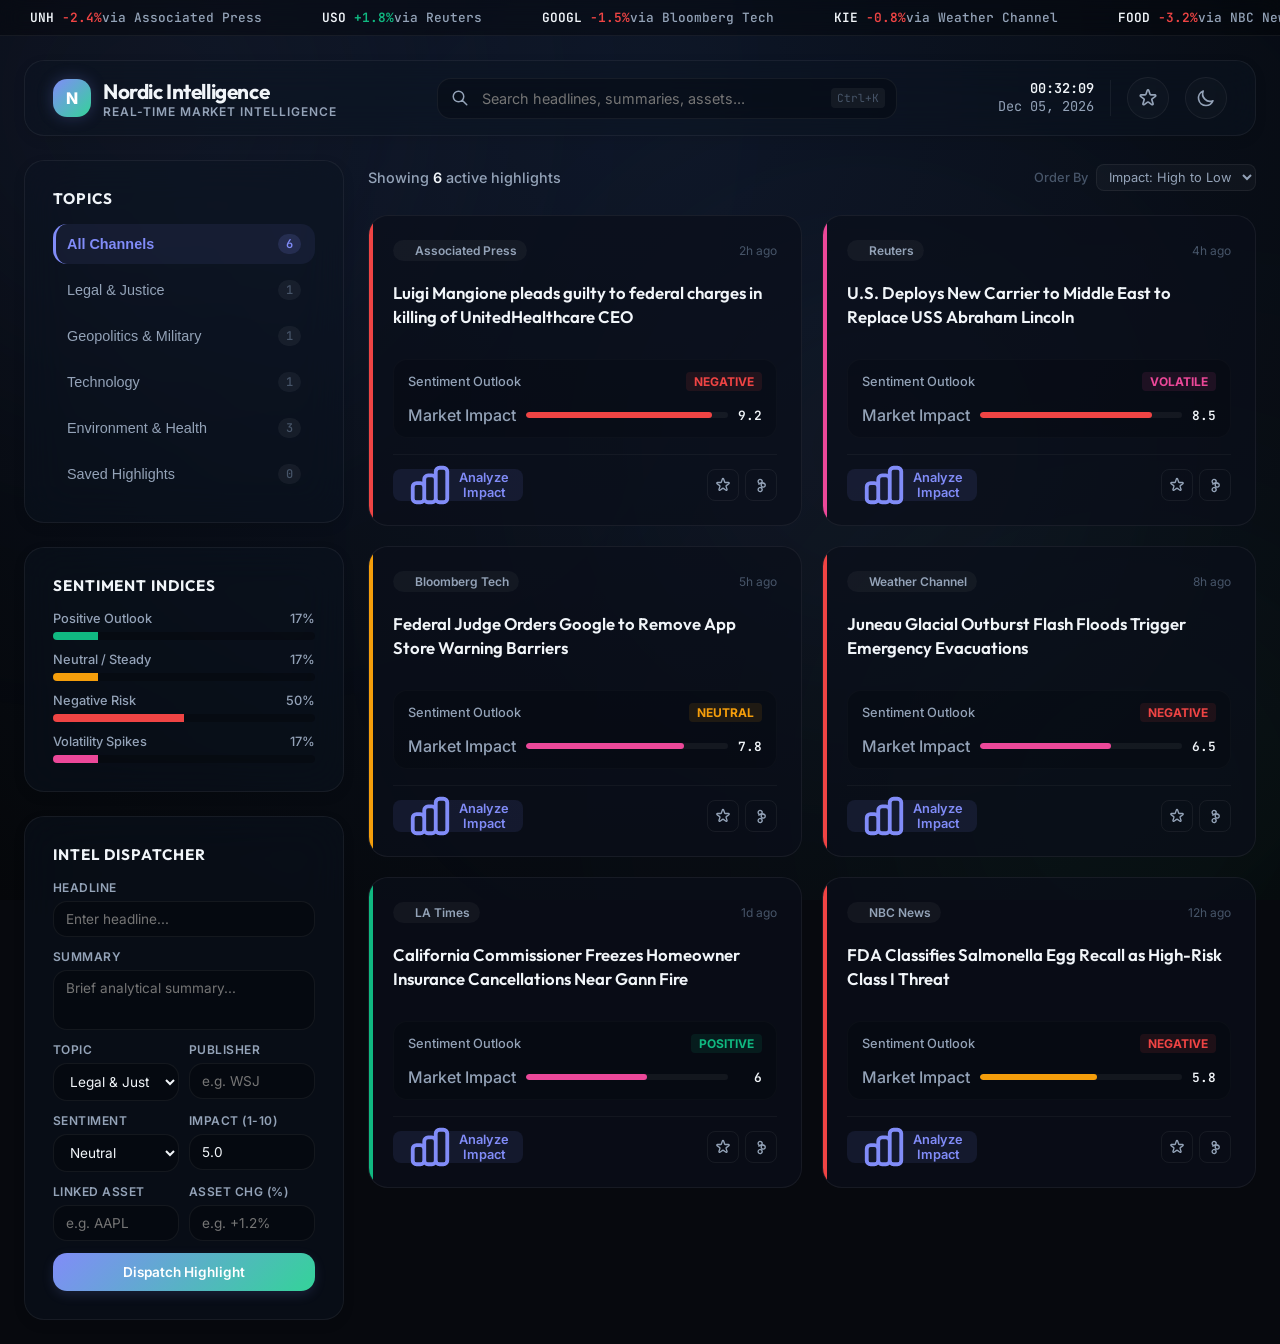
<file: my-work/class-02/agy2-pprojects/news-highlights/index.html>
<!DOCTYPE html>
<html lang="en" data-theme="nordic">
<head>
  <meta charset="UTF-8">
  <meta name="viewport" content="width=device-width, initial-scale=1.0">
  <title>Nordic Intelligence | Market News Dashboard</title>
  <meta name="description" content="A premium market tracker integrating real-time headlines, sentiment analytics, and interactive asset implications.">
  
  <!-- Fonts -->
  <link rel="preconnect" href="https://fonts.googleapis.com">
  <link rel="preconnect" href="https://fonts.gstatic.com" crossorigin>
  <link href="https://fonts.googleapis.com/css2?family=Inter:wght@300;400;500;600;700&family=Outfit:wght@400;500;600;700;800&family=JetBrains+Mono:wght@400;500&display=swap" rel="stylesheet">
  
  <style>
    /* ==========================================================================
       1. Design System & CSS Custom Properties
       ========================================================================== */
    :root {
      /* Shared Tokens */
      --font-heading: 'Outfit', -apple-system, BlinkMacSystemFont, sans-serif;
      --font-body: 'Inter', -apple-system, BlinkMacSystemFont, sans-serif;
      --font-mono: 'JetBrains Mono', monospace;
      
      --radius-sm: 8px;
      --radius-md: 14px;
      --radius-lg: 20px;
      --radius-full: 9999px;
      
      --transition-fast: 0.15s ease;
      --transition-smooth: 0.35s cubic-bezier(0.4, 0, 0.2, 1);
      
      --shadow-sm: 0 4px 12px rgba(0, 0, 0, 0.1);
      --shadow-md: 0 8px 30px rgba(0, 0, 0, 0.2);
      --shadow-lg: 0 20px 50px rgba(0, 0, 0, 0.35);
      
      /* Theme 1: Nordic Aurora (Default) */
      --bg-color: #07090e;
      --bg-gradient: radial-gradient(circle at 50% 10%, #0d1627 0%, #05070a 100%);
      
      --surface-glass: rgba(13, 20, 35, 0.45);
      --surface-glass-hover: rgba(18, 28, 48, 0.6);
      --surface-glass-border: rgba(255, 255, 255, 0.06);
      --surface-card: rgba(10, 15, 26, 0.7);
      
      --text-primary: #f1f5f9;
      --text-secondary: #94a3b8;
      --text-muted: #475569;
      
      --accent-primary: #818cf8; /* Indigo */
      --accent-secondary: #34d399; /* Emerald Green */
      --accent-glow: rgba(129, 140, 248, 0.25);
      --accent-hover: #a5b4fc;
      
      --sentiment-pos: #10b981;
      --sentiment-neg: #ef4444;
      --sentiment-neu: #f59e0b;
      --sentiment-vol: #ec4899;
    }

    /* Theme 2: Cyber Abyss */
    html[data-theme="abyss"] {
      --bg-color: #050505;
      --bg-gradient: radial-gradient(circle at 50% 10%, #15091e 0%, #020202 100%);
      
      --surface-glass: rgba(16, 10, 24, 0.5);
      --surface-glass-hover: rgba(24, 15, 36, 0.65);
      --surface-glass-border: rgba(255, 255, 255, 0.05);
      --surface-card: rgba(12, 7, 18, 0.8);
      
      --text-primary: #fafafa;
      --text-secondary: #a1a1aa;
      --text-muted: #52525b;
      
      --accent-primary: #d946ef; /* Magenta */
      --accent-secondary: #06b6d4; /* Cyan */
      --accent-glow: rgba(217, 70, 239, 0.25);
      --accent-hover: #f472b6;
      
      --sentiment-pos: #06b6d4;
      --sentiment-neg: #f43f5e;
      --sentiment-neu: #eab308;
      --sentiment-vol: #d946ef;
    }

    /* ==========================================================================
       2. Reset & Base Styles
       ========================================================================== */
    * {
      box-sizing: border-box;
      margin: 0;
      padding: 0;
    }

    body {
      font-family: var(--font-body);
      background-color: var(--bg-color);
      background-image: var(--bg-gradient);
      background-attachment: fixed;
      color: var(--text-primary);
      min-height: 100vh;
      overflow-x: hidden;
      transition: background var(--transition-smooth), color var(--transition-smooth);
      position: relative;
    }

    /* Custom Scrollbar */
    ::-webkit-scrollbar {
      width: 8px;
      height: 8px;
    }
    ::-webkit-scrollbar-track {
      background: rgba(0, 0, 0, 0.2);
    }
    ::-webkit-scrollbar-thumb {
      background: var(--surface-glass-border);
      border-radius: var(--radius-full);
    }
    ::-webkit-scrollbar-thumb:hover {
      background: var(--text-muted);
    }

    /* ==========================================================================
       3. Layout & Aurora Animations
       ========================================================================== */
    .aurora-bg {
      position: fixed;
      top: 0;
      left: 0;
      width: 100%;
      height: 100%;
      z-index: -1;
      overflow: hidden;
      pointer-events: none;
    }

    .aurora-glow {
      position: absolute;
      border-radius: 50%;
      filter: blur(140px);
      opacity: 0.12;
      mix-blend-mode: screen;
      animation: float 25s infinite alternate ease-in-out;
      transition: background var(--transition-smooth);
    }

    .glow-1 {
      width: 600px;
      height: 600px;
      background: radial-gradient(circle, var(--accent-primary) 0%, transparent 80%);
      top: -200px;
      left: -150px;
    }

    .glow-2 {
      width: 500px;
      height: 500px;
      background: radial-gradient(circle, var(--accent-secondary) 0%, transparent 80%);
      bottom: -150px;
      right: -100px;
      animation-delay: -5s;
    }

    .glow-3 {
      width: 450px;
      height: 450px;
      background: radial-gradient(circle, var(--accent-hover) 0%, transparent 80%);
      top: 25%;
      right: 15%;
      animation-delay: -10s;
    }

    @keyframes float {
      0% { transform: translate(0, 0) scale(1); }
      50% { transform: translate(60px, 40px) scale(1.1); }
      100% { transform: translate(-40px, -30px) scale(0.9); }
    }

    /* Live Ticker */
    .ticker-wrap {
      width: 100%;
      overflow: hidden;
      background: rgba(0, 0, 0, 0.3);
      border-bottom: 1px solid var(--surface-glass-border);
      backdrop-filter: blur(10px);
      position: relative;
      z-index: 10;
      height: 36px;
      display: flex;
      align-items: center;
    }

    .ticker {
      display: inline-flex;
      white-space: nowrap;
      padding-right: 100%;
      animation: ticker 40s linear infinite;
    }

    .ticker:hover {
      animation-play-state: paused;
    }

    .ticker-item {
      display: inline-flex;
      align-items: center;
      padding: 0 30px;
      color: var(--text-secondary);
      font-family: var(--font-mono);
      font-size: 0.8rem;
      font-weight: 500;
    }

    .ticker-asset {
      color: var(--text-primary);
      font-weight: 600;
      margin-right: 8px;
    }

    .ticker-value {
      margin-right: 6px;
    }

    .ticker-change {
      display: flex;
      align-items: center;
      gap: 2px;
      font-weight: 600;
    }

    .ticker-change.pos { color: var(--sentiment-pos); }
    .ticker-change.neg { color: var(--sentiment-neg); }
    .ticker-change.neu { color: var(--sentiment-neu); }

    @keyframes ticker {
      0% { transform: translate3d(0, 0, 0); }
      100% { transform: translate3d(-100%, 0, 0); }
    }

    /* Main Container */
    .app-container {
      max-width: 1440px;
      margin: 0 auto;
      padding: 24px;
      display: grid;
      grid-template-columns: 320px 1fr;
      gap: 24px;
      min-height: calc(100vh - 36px);
      position: relative;
      z-index: 5;
    }

    @media (max-width: 1024px) {
      .app-container {
        grid-template-columns: 1fr;
      }
    }

    /* Glass Panels */
    .glass-panel {
      background: var(--surface-glass);
      border: 1px solid var(--surface-glass-border);
      border-radius: var(--radius-lg);
      backdrop-filter: blur(20px);
      -webkit-backdrop-filter: blur(20px);
      padding: 28px;
      box-shadow: var(--shadow-sm);
      transition: border-color var(--transition-fast), box-shadow var(--transition-fast);
    }

    .glass-panel:hover {
      border-color: rgba(255, 255, 255, 0.12);
      box-shadow: var(--shadow-md);
    }

    /* ==========================================================================
       4. Navigation / Header Component
       ========================================================================== */
    .dashboard-header {
      grid-column: 1 / -1;
      display: flex;
      justify-content: space-between;
      align-items: center;
      padding: 16px 28px;
    }

    .brand-section {
      display: flex;
      align-items: center;
      gap: 12px;
    }

    .brand-logo {
      width: 38px;
      height: 38px;
      border-radius: var(--radius-md);
      background: linear-gradient(135deg, var(--accent-primary), var(--accent-secondary));
      display: flex;
      align-items: center;
      justify-content: center;
      color: #fff;
      font-weight: 800;
      box-shadow: 0 0 16px var(--accent-glow);
    }

    .brand-info h1 {
      font-family: var(--font-heading);
      font-size: 1.3rem;
      font-weight: 700;
      letter-spacing: -0.02em;
      color: var(--text-primary);
    }

    .brand-info p {
      font-size: 0.75rem;
      color: var(--text-secondary);
      text-transform: uppercase;
      letter-spacing: 0.08em;
      font-weight: 600;
    }

    .search-wrapper {
      position: relative;
      flex: 1;
      max-width: 460px;
      margin: 0 40px;
    }

    .search-input {
      width: 100%;
      padding: 11px 16px 11px 44px;
      border-radius: var(--radius-md);
      background: rgba(0, 0, 0, 0.25);
      border: 1px solid var(--surface-glass-border);
      color: var(--text-primary);
      font-family: var(--font-body);
      font-size: 0.9rem;
      outline: none;
      transition: all var(--transition-fast);
    }

    .search-input:focus {
      border-color: var(--accent-primary);
      box-shadow: 0 0 0 3px rgba(129, 140, 248, 0.15);
      background: rgba(0, 0, 0, 0.4);
    }

    .search-icon {
      position: absolute;
      left: 14px;
      top: 50%;
      transform: translateY(-50%);
      color: var(--text-secondary);
      pointer-events: none;
      width: 18px;
      height: 18px;
    }

    .keyboard-shortcut {
      position: absolute;
      right: 12px;
      top: 50%;
      transform: translateY(-50%);
      font-family: var(--font-mono);
      font-size: 0.7rem;
      color: var(--text-muted);
      background: rgba(255, 255, 255, 0.05);
      padding: 3px 6px;
      border-radius: 4px;
      pointer-events: none;
    }

    .header-actions {
      display: flex;
      align-items: center;
      gap: 16px;
    }

    .clock-widget {
      font-family: var(--font-mono);
      font-size: 0.85rem;
      color: var(--text-secondary);
      text-align: right;
      line-height: 1.3;
      border-right: 1px solid var(--surface-glass-border);
      padding-right: 16px;
    }

    .clock-time {
      font-weight: 600;
      color: var(--text-primary);
    }

    .action-btn {
      width: 42px;
      height: 42px;
      border-radius: 50%;
      border: 1px solid var(--surface-glass-border);
      background: rgba(255, 255, 255, 0.02);
      color: var(--text-secondary);
      display: flex;
      align-items: center;
      justify-content: center;
      cursor: pointer;
      position: relative;
      transition: all var(--transition-fast);
      outline: none;
    }

    .action-btn:hover {
      color: var(--text-primary);
      background: rgba(255, 255, 255, 0.07);
      transform: translateY(-1.5px);
      border-color: rgba(255, 255, 255, 0.15);
    }

    .action-btn:active {
      transform: translateY(0);
    }

    .action-btn svg {
      width: 20px;
      height: 20px;
    }

    .action-btn .badge {
      position: absolute;
      top: 2px;
      right: 2px;
      background: var(--accent-primary);
      color: #fff;
      font-size: 0.65rem;
      font-weight: 700;
      width: 16px;
      height: 16px;
      border-radius: 50%;
      display: flex;
      align-items: center;
      justify-content: center;
      box-shadow: 0 0 6px var(--accent-glow);
    }

    /* ==========================================================================
       5. Sidebar Component (Stats & Filters & Form)
       ========================================================================== */
    .sidebar {
      display: flex;
      flex-direction: column;
      gap: 24px;
    }

    .sidebar-section-title {
      font-family: var(--font-heading);
      font-size: 0.95rem;
      font-weight: 700;
      text-transform: uppercase;
      letter-spacing: 0.06em;
      margin-bottom: 16px;
      color: var(--text-primary);
      display: flex;
      justify-content: space-between;
      align-items: center;
    }

    /* Filter Buttons */
    .filter-list {
      display: flex;
      flex-direction: column;
      gap: 6px;
    }

    .filter-item {
      display: flex;
      align-items: center;
      justify-content: space-between;
      padding: 10px 14px;
      border-radius: var(--radius-md);
      color: var(--text-secondary);
      font-size: 0.9rem;
      font-weight: 500;
      cursor: pointer;
      transition: all var(--transition-fast);
      background: transparent;
      border: none;
      text-align: left;
      width: 100%;
    }

    .filter-item:hover {
      background: rgba(255, 255, 255, 0.04);
      color: var(--text-primary);
    }

    .filter-item.active {
      background: rgba(129, 140, 248, 0.08);
      color: var(--accent-primary);
      font-weight: 600;
      border-left: 3px solid var(--accent-primary);
      padding-left: 11px;
    }

    .filter-count {
      font-family: var(--font-mono);
      font-size: 0.75rem;
      background: rgba(255, 255, 255, 0.05);
      padding: 2px 8px;
      border-radius: var(--radius-full);
      color: var(--text-muted);
    }

    .filter-item.active .filter-count {
      background: rgba(129, 140, 248, 0.15);
      color: var(--accent-primary);
    }

    /* Sentiment Meter Widget */
    .sentiment-meter {
      display: flex;
      flex-direction: column;
      gap: 12px;
    }

    .sentiment-bar-wrapper {
      display: flex;
      flex-direction: column;
      gap: 6px;
    }

    .sentiment-bar-info {
      display: flex;
      justify-content: space-between;
      font-size: 0.8rem;
      font-weight: 500;
      color: var(--text-secondary);
    }

    .sentiment-bar-track {
      height: 8px;
      background: rgba(0, 0, 0, 0.25);
      border-radius: var(--radius-full);
      overflow: hidden;
      display: flex;
    }

    .sentiment-bar-fill {
      height: 100%;
      transition: width var(--transition-smooth);
    }

    .fill-pos { background: var(--sentiment-pos); }
    .fill-neu { background: var(--sentiment-neu); }
    .fill-neg { background: var(--sentiment-neg); }
    .fill-vol { background: var(--sentiment-vol); }

    /* Alert / Add Highlights Form */
    .story-form {
      display: flex;
      flex-direction: column;
      gap: 12px;
    }

    .form-group {
      display: flex;
      flex-direction: column;
      gap: 6px;
    }

    .form-label {
      font-size: 0.75rem;
      font-weight: 600;
      text-transform: uppercase;
      letter-spacing: 0.04em;
      color: var(--text-secondary);
    }

    .form-input, .form-select, .form-textarea {
      width: 100%;
      background: rgba(0, 0, 0, 0.25);
      border: 1px solid var(--surface-glass-border);
      border-radius: var(--radius-md);
      padding: 9px 12px;
      color: var(--text-primary);
      font-family: var(--font-body);
      font-size: 0.85rem;
      outline: none;
      transition: border-color var(--transition-fast);
    }

    .form-input:focus, .form-select:focus, .form-textarea:focus {
      border-color: var(--accent-primary);
    }

    .form-textarea {
      resize: none;
      height: 60px;
    }

    .form-row {
      display: grid;
      grid-template-columns: 1fr 1fr;
      gap: 10px;
    }

    .btn-submit {
      width: 100%;
      padding: 11px;
      border-radius: var(--radius-md);
      border: none;
      background: linear-gradient(135deg, var(--accent-primary), var(--accent-secondary));
      color: #fff;
      font-family: var(--font-body);
      font-weight: 600;
      font-size: 0.85rem;
      cursor: pointer;
      transition: all var(--transition-fast);
      box-shadow: 0 4px 12px rgba(129, 140, 248, 0.15);
    }

    .btn-submit:hover {
      box-shadow: 0 6px 18px rgba(129, 140, 248, 0.25);
      transform: translateY(-1px);
    }

    /* ==========================================================================
       6. Main Feed Components (Highlights List & Cards)
       ========================================================================== */
    .main-feed {
      display: flex;
      flex-direction: column;
      gap: 20px;
    }

    .feed-actions {
      display: flex;
      justify-content: space-between;
      align-items: center;
      padding: 4px 0;
    }

    .feed-info {
      font-size: 0.9rem;
      color: var(--text-secondary);
      font-weight: 500;
    }

    .feed-info span {
      color: var(--text-primary);
      font-weight: 600;
    }

    .sort-wrapper {
      display: flex;
      align-items: center;
      gap: 8px;
    }

    .sort-label {
      font-size: 0.8rem;
      color: var(--text-muted);
      font-weight: 500;
    }

    .sort-select {
      background: rgba(255, 255, 255, 0.03);
      border: 1px solid var(--surface-glass-border);
      border-radius: var(--radius-sm);
      color: var(--text-secondary);
      font-family: var(--font-body);
      font-size: 0.8rem;
      padding: 4px 8px;
      outline: none;
      cursor: pointer;
      transition: color var(--transition-fast);
    }

    .sort-select:hover {
      color: var(--text-primary);
    }

    /* Cards Grid */
    .news-grid {
      display: grid;
      grid-template-columns: repeat(auto-fill, minmax(360px, 1fr));
      gap: 20px;
    }

    @media (max-width: 640px) {
      .news-grid {
        grid-template-columns: 1fr;
      }
    }

    .news-card {
      background: var(--surface-card);
      border: 1px solid var(--surface-glass-border);
      border-radius: var(--radius-lg);
      padding: 24px;
      display: flex;
      flex-direction: column;
      justify-content: space-between;
      gap: 16px;
      transition: all var(--transition-smooth);
      position: relative;
      overflow: hidden;
      animation: fadeInUp 0.4s ease forwards;
    }

    .news-card::before {
      content: '';
      position: absolute;
      top: 0;
      left: 0;
      width: 4px;
      height: 100%;
      background: transparent;
      transition: background var(--transition-fast);
    }

    .news-card:hover {
      transform: translateY(-4px);
      border-color: rgba(255, 255, 255, 0.15);
      box-shadow: var(--shadow-md);
    }

    .news-card.sentiment-positive::before { background: var(--sentiment-pos); }
    .news-card.sentiment-negative::before { background: var(--sentiment-neg); }
    .news-card.sentiment-neutral::before { background: var(--sentiment-neu); }
    .news-card.sentiment-volatile::before { background: var(--sentiment-vol); }

    /* Card Top Header */
    .card-top {
      display: flex;
      justify-content: space-between;
      align-items: center;
    }

    .publisher-tag {
      font-size: 0.75rem;
      color: var(--text-secondary);
      font-weight: 600;
      background: rgba(255, 255, 255, 0.04);
      padding: 3px 10px;
      border-radius: var(--radius-full);
      display: flex;
      align-items: center;
      gap: 6px;
    }

    .publisher-dot {
      width: 6px;
      height: 6px;
      border-radius: 50%;
    }

    .tag-pos .publisher-dot { background: var(--sentiment-pos); }
    .tag-neg .publisher-dot { background: var(--sentiment-neg); }
    .tag-neu .publisher-dot { background: var(--sentiment-neu); }
    .tag-vol .publisher-dot { background: var(--sentiment-vol); }

    .card-meta {
      display: flex;
      align-items: center;
      gap: 10px;
      font-size: 0.75rem;
      color: var(--text-muted);
    }

    .card-title {
      font-family: var(--font-heading);
      font-size: 1.05rem;
      font-weight: 600;
      line-height: 1.4;
      color: var(--text-primary);
      margin-top: 4px;
      display: -webkit-box;
      -webkit-line-clamp: 3;
      -webkit-box-orient: vertical;
      overflow: hidden;
      text-overflow: ellipsis;
      height: 62px;
    }

    /* Sentiment / Impact Indicator */
    .card-indicators {
      display: flex;
      flex-direction: column;
      gap: 10px;
      background: rgba(0, 0, 0, 0.15);
      padding: 12px 14px;
      border-radius: var(--radius-md);
      border: 1px solid rgba(255, 255, 255, 0.02);
    }

    .indicator-row {
      display: flex;
      justify-content: space-between;
      align-items: center;
      font-size: 0.8rem;
    }

    .indicator-label {
      color: var(--text-secondary);
      font-weight: 500;
    }

    .sentiment-badge {
      font-size: 0.75rem;
      font-weight: 700;
      padding: 2px 8px;
      border-radius: 4px;
      text-transform: uppercase;
    }

    .sentiment-badge.pos { background: rgba(16, 185, 129, 0.1); color: var(--sentiment-pos); }
    .sentiment-badge.neg { background: rgba(239, 68, 68, 0.1); color: var(--sentiment-neg); }
    .sentiment-badge.neu { background: rgba(245, 158, 11, 0.1); color: var(--sentiment-neu); }
    .sentiment-badge.vol { background: rgba(236, 72, 153, 0.1); color: var(--sentiment-vol); }

    .impact-bar-container {
      display: flex;
      align-items: center;
      gap: 10px;
      width: 100%;
      margin-top: 4px;
    }

    .impact-bar-track {
      flex: 1;
      height: 6px;
      background: rgba(255, 255, 255, 0.05);
      border-radius: var(--radius-full);
      overflow: hidden;
    }

    .impact-bar-fill {
      height: 100%;
      border-radius: var(--radius-full);
    }

    .impact-bar-value {
      font-family: var(--font-mono);
      font-size: 0.8rem;
      font-weight: 600;
      color: var(--text-primary);
      width: 24px;
      text-align: right;
    }

    /* Card Actions */
    .card-actions {
      display: flex;
      justify-content: space-between;
      align-items: center;
      border-top: 1px solid rgba(255, 255, 255, 0.04);
      padding-top: 14px;
    }

    .action-group {
      display: flex;
      gap: 6px;
    }

    .card-btn {
      width: 32px;
      height: 32px;
      border-radius: 8px;
      border: 1px solid var(--surface-glass-border);
      background: transparent;
      color: var(--text-secondary);
      display: flex;
      align-items: center;
      justify-content: center;
      cursor: pointer;
      transition: all var(--transition-fast);
      outline: none;
    }

    .card-btn:hover {
      color: var(--text-primary);
      background: rgba(255, 255, 255, 0.05);
      border-color: rgba(255, 255, 255, 0.12);
    }

    .card-btn.bookmarked {
      color: var(--sentiment-neu);
      background: rgba(245, 158, 11, 0.08);
      border-color: rgba(245, 158, 11, 0.2);
    }

    .card-btn svg {
      width: 16px;
      height: 16px;
    }

    .btn-analyze {
      padding: 0 14px;
      height: 32px;
      border-radius: 8px;
      border: none;
      background: rgba(129, 140, 248, 0.1);
      color: var(--accent-primary);
      font-family: var(--font-body);
      font-size: 0.8rem;
      font-weight: 600;
      cursor: pointer;
      display: flex;
      align-items: center;
      gap: 6px;
      transition: all var(--transition-fast);
    }

    .btn-analyze:hover {
      background: var(--accent-primary);
      color: #fff;
      box-shadow: 0 4px 10px var(--accent-glow);
    }

    /* ==========================================================================
       7. Modal (Analysis Overlay)
       ========================================================================== */
    .modal-overlay {
      position: fixed;
      top: 0;
      left: 0;
      width: 100%;
      height: 100%;
      background: rgba(0, 0, 0, 0.6);
      backdrop-filter: blur(12px);
      -webkit-backdrop-filter: blur(12px);
      z-index: 100;
      display: none;
      align-items: center;
      justify-content: center;
      opacity: 0;
      transition: opacity var(--transition-smooth);
      padding: 20px;
    }

    .modal-overlay.show {
      display: flex;
      opacity: 1;
    }

    .modal-panel {
      background: var(--surface-card);
      border: 1px solid rgba(255, 255, 255, 0.09);
      border-radius: var(--radius-lg);
      max-width: 680px;
      width: 100%;
      padding: 32px;
      position: relative;
      box-shadow: var(--shadow-lg);
      transform: translateY(20px);
      transition: transform var(--transition-smooth);
      max-height: 90vh;
      overflow-y: auto;
    }

    .modal-overlay.show .modal-panel {
      transform: translateY(0);
    }

    .btn-close-modal {
      position: absolute;
      top: 24px;
      right: 24px;
      width: 36px;
      height: 36px;
      border-radius: 50%;
      border: 1px solid var(--surface-glass-border);
      background: rgba(255, 255, 255, 0.02);
      color: var(--text-secondary);
      display: flex;
      align-items: center;
      justify-content: center;
      cursor: pointer;
      transition: all var(--transition-fast);
    }

    .btn-close-modal:hover {
      color: var(--text-primary);
      background: rgba(255, 255, 255, 0.08);
      transform: rotate(90deg);
    }

    .modal-category {
      font-size: 0.75rem;
      font-weight: 700;
      text-transform: uppercase;
      letter-spacing: 0.08em;
      color: var(--accent-primary);
      margin-bottom: 8px;
    }

    .modal-title {
      font-family: var(--font-heading);
      font-size: 1.4rem;
      font-weight: 700;
      line-height: 1.35;
      color: var(--text-primary);
      margin-bottom: 16px;
    }

    .modal-meta-row {
      display: flex;
      gap: 16px;
      font-size: 0.8rem;
      color: var(--text-secondary);
      margin-bottom: 24px;
      padding-bottom: 16px;
      border-bottom: 1px solid var(--surface-glass-border);
    }

    .modal-meta-item strong {
      color: var(--text-primary);
    }

    .modal-body {
      display: flex;
      flex-direction: column;
      gap: 20px;
    }

    .modal-section-title {
      font-family: var(--font-heading);
      font-size: 0.95rem;
      font-weight: 700;
      text-transform: uppercase;
      letter-spacing: 0.04em;
      color: var(--text-primary);
      margin-bottom: 8px;
    }

    .modal-summary-text {
      font-size: 0.9rem;
      line-height: 1.5;
      color: var(--text-secondary);
    }

    .analysis-grid {
      display: grid;
      grid-template-columns: 1.2fr 1fr;
      gap: 20px;
    }

    @media (max-width: 640px) {
      .analysis-grid {
        grid-template-columns: 1fr;
      }
    }

    .chart-container {
      background: rgba(0, 0, 0, 0.3);
      border: 1px solid var(--surface-glass-border);
      border-radius: var(--radius-md);
      padding: 16px;
      display: flex;
      flex-direction: column;
      gap: 10px;
    }

    .chart-header {
      display: flex;
      justify-content: space-between;
      align-items: center;
      font-size: 0.8rem;
    }

    .chart-title {
      font-weight: 600;
      color: var(--text-primary);
    }

    .chart-symbol {
      font-family: var(--font-mono);
      font-weight: 500;
      color: var(--accent-secondary);
    }

    .chart-canvas {
      width: 100%;
      height: 150px;
    }

    .market-impact-card {
      background: rgba(0, 0, 0, 0.2);
      border: 1px solid var(--surface-glass-border);
      border-radius: var(--radius-md);
      padding: 18px;
      display: flex;
      flex-direction: column;
      gap: 12px;
    }

    .impact-bullet {
      font-size: 0.85rem;
      color: var(--text-secondary);
      line-height: 1.4;
      position: relative;
      padding-left: 14px;
    }

    .impact-bullet::before {
      content: '⚡';
      position: absolute;
      left: 0;
      top: 0;
      color: var(--accent-primary);
      font-size: 0.8rem;
    }

    /* ==========================================================================
       8. Animations & UI Feedback
       ========================================================================== */
    @keyframes fadeInUp {
      from {
        opacity: 0;
        transform: translateY(12px);
      }
      to {
        opacity: 1;
        transform: translateY(0);
      }
    }

    /* Floating Toast Component */
    .toast-container {
      position: fixed;
      bottom: 24px;
      right: 24px;
      z-index: 1000;
      display: flex;
      flex-direction: column;
      gap: 10px;
    }

    .toast {
      background: var(--surface-card);
      border: 1px solid rgba(255, 255, 255, 0.15);
      border-radius: var(--radius-md);
      padding: 12px 20px;
      box-shadow: var(--shadow-lg);
      display: flex;
      align-items: center;
      gap: 10px;
      color: var(--text-primary);
      font-size: 0.85rem;
      font-weight: 500;
      backdrop-filter: blur(16px);
      animation: slideIn 0.3s cubic-bezier(0.34, 1.56, 0.64, 1) forwards;
    }

    @keyframes slideIn {
      from {
        transform: translateX(100px);
        opacity: 0;
      }
      to {
        transform: translateX(0);
        opacity: 1;
      }
    }

    .toast-icon {
      color: var(--accent-secondary);
      width: 18px;
      height: 18px;
    }

    .empty-state {
      grid-column: 1 / -1;
      text-align: center;
      padding: 60px 40px;
      color: var(--text-secondary);
      display: flex;
      flex-direction: column;
      align-items: center;
      gap: 14px;
      background: rgba(255, 255, 255, 0.01);
      border: 1px dashed var(--surface-glass-border);
      border-radius: var(--radius-lg);
    }

    .empty-state svg {
      width: 48px;
      height: 48px;
      color: var(--text-muted);
    }

    .empty-state h3 {
      font-family: var(--font-heading);
      color: var(--text-primary);
      font-size: 1.15rem;
    }
  </style>
</head>
<body>

  <!-- Background Aurora FX -->
  <div class="aurora-bg">
    <div class="aurora-glow glow-1"></div>
    <div class="aurora-glow glow-2"></div>
    <div class="aurora-glow glow-3"></div>
  </div>

  <!-- Live Market Ticker -->
  <div class="ticker-wrap">
    <div class="ticker" id="liveTicker">
      <!-- Injected by JS -->
    </div>
  </div>

  <!-- Dashboard Container -->
  <div class="app-container">
    
    <!-- 1. Header (Top Block spanned) -->
    <header class="dashboard-header glass-panel">
      <div class="brand-section">
        <div class="brand-logo">N</div>
        <div class="brand-info">
          <h1>Nordic Intelligence</h1>
          <p>Real-Time Market Intelligence</p>
        </div>
      </div>
      
      <div class="search-wrapper">
        <svg class="search-icon" xmlns="http://www.w3.org/2000/svg" fill="none" viewBox="0 0 24 24" stroke="currentColor">
          <path stroke-linecap="round" stroke-linejoin="round" stroke-width="2" d="M21 21l-6-6m2-5a7 7 0 11-14 0 7 7 0 0114 0z" />
        </svg>
        <input type="text" id="searchInput" class="search-input" placeholder="Search headlines, summaries, assets...">
        <div class="keyboard-shortcut">Ctrl+K</div>
      </div>

      <div class="header-actions">
        <div class="clock-widget">
          <div class="clock-time" id="currentTime">16:54:15</div>
          <div id="currentDate">Aug 14, 2026</div>
        </div>
        
        <!-- Toggle Bookmarks Shortcut -->
        <button class="action-btn" id="bookmarkToggleBtn" title="View Bookmarks">
          <svg xmlns="http://www.w3.org/2000/svg" fill="none" viewBox="0 0 24 24" stroke="currentColor">
            <path stroke-linecap="round" stroke-linejoin="round" stroke-width="2" d="M11.049 2.927c.3-.921 1.603-.921 1.902 0l1.519 4.674a1 1 0 00.95.69h4.907c.961 0 1.371 1.24.588 1.81l-3.97 2.88a1 1 0 00-.364 1.118l1.518 4.674c.3.922-.755 1.688-1.538 1.118l-3.971-2.88a1 1 0 00-1.178 0l-3.97 2.88c-.783.57-1.838-.197-1.538-1.118l1.518-4.674a1 1 0 00-.364-1.118l-3.97-2.88c-.783-.57-.372-1.81.588-1.81h4.914a1 1 0 00.951-.69l1.519-4.674z" />
          </svg>
          <span class="badge" id="bookmarkBadge" style="display: none;">0</span>
        </button>

        <!-- Dynamic Theme Toggle -->
        <button class="action-btn" id="themeToggleBtn" title="Switch Theme">
          <svg xmlns="http://www.w3.org/2000/svg" fill="none" viewBox="0 0 24 24" stroke="currentColor">
            <path stroke-linecap="round" stroke-linejoin="round" stroke-width="2" d="M20.354 15.354A9 9 0 018.646 3.646 9.003 9.003 0 0012 21a9.003 9.003 0 008.354-5.646z" />
          </svg>
        </button>
      </div>
    </header>

    <!-- 2. Sidebar Navigation & widgets -->
    <aside class="sidebar">
      
      <!-- Filter Topics -->
      <section class="glass-panel">
        <h2 class="sidebar-section-title">Topics</h2>
        <div class="filter-list" id="categoryFilters">
          <button class="filter-item active" data-category="all">
            <span>All Channels</span>
            <span class="filter-count" id="count-all">6</span>
          </button>
          <button class="filter-item" data-category="legal">
            <span>Legal & Justice</span>
            <span class="filter-count" id="count-legal">1</span>
          </button>
          <button class="filter-item" data-category="geopolitics">
            <span>Geopolitics & Military</span>
            <span class="filter-count" id="count-geopolitics">1</span>
          </button>
          <button class="filter-item" data-category="technology">
            <span>Technology</span>
            <span class="filter-count" id="count-technology">1</span>
          </button>
          <button class="filter-item" data-category="environment">
            <span>Environment & Health</span>
            <span class="filter-count" id="count-environment">3</span>
          </button>
          <button class="filter-item" data-category="bookmarks">
            <span>Saved Highlights</span>
            <span class="filter-count" id="count-bookmarks">0</span>
          </button>
        </div>
      </section>

      <!-- Sentiment Metrics -->
      <section class="glass-panel">
        <h2 class="sidebar-section-title">Sentiment Indices</h2>
        <div class="sentiment-meter" id="sentimentMeterWidget">
          <!-- Injected dynamically by JS based on currently filtered content -->
        </div>
      </section>

      <!-- Custom Headline Dispatcher -->
      <section class="glass-panel">
        <h2 class="sidebar-section-title">Intel Dispatcher</h2>
        <form class="story-form" id="storyForm">
          <div class="form-group">
            <label class="form-label" for="storyTitle">Headline</label>
            <input type="text" id="storyTitle" class="form-input" placeholder="Enter headline..." required>
          </div>
          <div class="form-group">
            <label class="form-label" for="storyDesc">Summary</label>
            <textarea id="storyDesc" class="form-textarea" placeholder="Brief analytical summary..." required></textarea>
          </div>
          <div class="form-row">
            <div class="form-group">
              <label class="form-label" for="storyCategory">Topic</label>
              <select id="storyCategory" class="form-select">
                <option value="legal">Legal & Justice</option>
                <option value="geopolitics">Geopolitics & Military</option>
                <option value="technology">Technology</option>
                <option value="environment">Environment & Health</option>
              </select>
            </div>
            <div class="form-group">
              <label class="form-label" for="storyPublisher">Publisher</label>
              <input type="text" id="storyPublisher" class="form-input" placeholder="e.g. WSJ" required>
            </div>
          </div>
          <div class="form-row">
            <div class="form-group">
              <label class="form-label" for="storySentiment">Sentiment</label>
              <select id="storySentiment" class="form-select">
                <option value="neutral">Neutral</option>
                <option value="positive">Positive</option>
                <option value="negative">Negative</option>
                <option value="volatile">Volatile</option>
              </select>
            </div>
            <div class="form-group">
              <label class="form-label" for="storyImpact">Impact (1-10)</label>
              <input type="number" id="storyImpact" class="form-input" min="1" max="10" step="0.1" value="5.0" required>
            </div>
          </div>
          <div class="form-row">
            <div class="form-group">
              <label class="form-label" for="storyAsset">Linked Asset</label>
              <input type="text" id="storyAsset" class="form-input" placeholder="e.g. AAPL" required>
            </div>
            <div class="form-group">
              <label class="form-label" for="storyAssetChg">Asset Chg (%)</label>
              <input type="text" id="storyAssetChg" class="form-input" placeholder="e.g. +1.2%" required>
            </div>
          </div>
          <button type="submit" class="btn-submit">Dispatch Highlight</button>
        </form>
      </section>

    </aside>

    <!-- 3. Main Highlights Feed -->
    <main class="main-feed">
      
      <div class="feed-actions">
        <div class="feed-info" id="feedCounter">
          Showing <span>6</span> key market highlights
        </div>
        
        <div class="sort-wrapper">
          <label class="sort-label" for="sortSelect">Order By</label>
          <select id="sortSelect" class="sort-select">
            <option value="impact-desc">Impact: High to Low</option>
            <option value="impact-asc">Impact: Low to High</option>
            <option value="time-desc">Time: Newest First</option>
          </select>
        </div>
      </div>

      <!-- Grid list of highlights cards -->
      <div class="news-grid" id="newsGrid">
        <!-- Injected dynamically by JS -->
      </div>

    </main>

  </div>

  <!-- 4. Analyze Impact Modal -->
  <div class="modal-overlay" id="impactModal">
    <div class="modal-panel">
      <button class="btn-close-modal" id="modalCloseBtn" aria-label="Close Analysis">
        <svg xmlns="http://www.w3.org/2000/svg" fill="none" viewBox="0 0 24 24" stroke="currentColor">
          <path stroke-linecap="round" stroke-linejoin="round" stroke-width="2" d="M6 18L18 6M6 6l12 12" />
        </svg>
      </button>
      
      <div class="modal-category" id="modalCategory">Legal & Justice</div>
      <h2 class="modal-title" id="modalTitle">Luigi Mangione pleads guilty to federal charges in killing of UnitedHealthcare CEO</h2>
      
      <div class="modal-meta-row">
        <div class="modal-meta-item">Impact Index: <strong id="modalImpact">9.2</strong></div>
        <div class="modal-meta-item">Sentiment: <strong id="modalSentiment">Negative</strong></div>
        <div class="modal-meta-item">Source: <strong id="modalPublisher">Associated Press</strong></div>
      </div>
      
      <div class="modal-body">
        <div>
          <h3 class="modal-section-title">Analytical Summary</h3>
          <p class="modal-summary-text" id="modalSummary">
            Placeholder analytical summary for the specific event.
          </p>
        </div>
        
        <div class="analysis-grid">
          <div class="chart-container">
            <div class="chart-header">
              <span class="chart-title">Asset Reaction Plot</span>
              <span class="chart-symbol" id="modalAssetSymbol">UNH</span>
            </div>
            <canvas class="chart-canvas" id="modalChartCanvas"></canvas>
          </div>
          
          <div class="market-impact-card">
            <h3 class="modal-section-title">Market Outlook</h3>
            <div id="modalImpactList">
              <div class="impact-bullet">Sector capital shifts expected in the upcoming 72 hours.</div>
              <div class="impact-bullet">Potential long-term governance adjustments and policy risks.</div>
              <div class="impact-bullet">Asset class volatility spikes temporarily following dissemination.</div>
            </div>
          </div>
        </div>
      </div>
    </div>
  </div>

  <!-- Toast Feed notifications -->
  <div class="toast-container" id="toastContainer"></div>

  <!-- ==========================================================================
       9. Core Application Script
       ========================================================================== */ -->
  <script>
    // Initial dataset containing current actual headlines (August 14, 2026)
    const initialStories = [
      {
        id: "story-1",
        title: "Luigi Mangione pleads guilty to federal charges in killing of UnitedHealthcare CEO",
        summary: "Luigi Mangione has entered a guilty plea to federal charges related to the high-profile shooting of UnitedHealthcare CEO Brian Thompson. This resolution marks a major milestone in the federal prosecution, highlighting heightened corporate security protocols.",
        category: "legal",
        publisher: "Associated Press",
        time: "2h ago",
        timestamp: Date.now() - 2 * 60 * 60 * 1000,
        sentiment: "negative",
        impact: 9.2,
        asset: "UNH",
        assetChange: "-2.4%",
        marketOutlook: [
          "Drives immediate demand and budget reallocation towards corporate executive safety systems.",
          "Temporarily impacts investor confidence in major health insurance carriers.",
          "Sets a rapid legal precedent in federal judicial proceedings regarding corporate threats."
        ]
      },
      {
        id: "story-2",
        title: "U.S. Deploys New Carrier to Middle East to Replace USS Abraham Lincoln",
        summary: "The Pentagon has announced the deployment of a new carrier strike group to the Middle East to relieve the USS Abraham Lincoln. Concurrently, the administration is reportedly finalizing a comprehensive economic isolation strategy aimed at curtailing Iran's petroleum trade.",
        category: "geopolitics",
        publisher: "Reuters",
        time: "4h ago",
        timestamp: Date.now() - 4 * 60 * 60 * 1000,
        sentiment: "volatile",
        impact: 8.5,
        asset: "USO",
        assetChange: "+1.8%",
        marketOutlook: [
          "Induces short-term premium increases on Brent and WTI crude oil futures.",
          "Boosts performance and transaction volumes in national defense and aerospace equities.",
          "Strengthens safety bids on physical precious metals, primarily gold (GLD)."
        ]
      },
      {
        id: "story-3",
        title: "Federal Judge Orders Google to Remove App Store Warning Barriers",
        summary: "A federal district judge has ordered Google to halt the inclusion of 'fear-mongering' warning dialogs when Android users attempt to download and sideload third-party application marketplaces. The ruling identifies such prompts as anticompetitive friction.",
        category: "technology",
        publisher: "Bloomberg Tech",
        time: "5h ago",
        timestamp: Date.now() - 5 * 60 * 60 * 1000,
        sentiment: "neutral",
        impact: 7.8,
        asset: "GOOGL",
        assetChange: "-1.5%",
        marketOutlook: [
          "Dilutes Google Play Store commission revenues over the medium to long term.",
          "Lowers entry barriers for independent application platforms (Epic Games, AltStore).",
          "Accelerates structural regulatory changes targeting digital mobile ecosystems."
        ]
      },
      {
        id: "story-4",
        title: "Juneau Glacial Outburst Flash Floods Trigger Emergency Evacuations",
        summary: "Accelerated melting and structural failure at the Mendenhall Glacier have caused extreme glacial outburst flash flooding along the Mendenhall River. Homes have been damaged, prompting municipal emergency response teams to order immediate evacuations.",
        category: "environment",
        publisher: "Weather Channel",
        time: "8h ago",
        timestamp: Date.now() - 8 * 60 * 60 * 1000,
        sentiment: "negative",
        impact: 6.5,
        asset: "KIE",
        assetChange: "-0.8%",
        marketOutlook: [
          "Increases pressure on regional catastrophe property insurance underwriters.",
          "Draws public capital allocations toward municipal flood protection and warning systems.",
          "Spotlights commercial applications for real-time climate monitoring and GIS intelligence."
        ]
      },
      {
        id: "story-5",
        title: "FDA Classifies Salmonella Egg Recall as High-Risk Class I Threat",
        summary: "The Food and Drug Administration has officially designated the massive recall of 1.5 million dozen eggs as Class I, indicating a high probability of severe adverse health consequences or death. The recall stems from multi-state salmonella outbreaks.",
        category: "environment",
        publisher: "NBC News",
        time: "12h ago",
        timestamp: Date.now() - 12 * 60 * 60 * 1000,
        sentiment: "negative",
        impact: 5.8,
        asset: "FOOD",
        assetChange: "-3.2%",
        marketOutlook: [
          "Causes severe near-term distribution disruptions in wholesale food supply chains.",
          "Increases compliance expenses and auditing volumes for food processing facilities.",
          "Boosts market opportunities for agricultural safety diagnostic systems."
        ]
      },
      {
        id: "story-6",
        title: "California Commissioner Freezes Homeowner Insurance Cancellations Near Gann Fire",
        summary: "California Insurance Commissioner Ricardo Lara has issued a one-year moratorium prohibiting insurers from canceling or non-renewing policies for approximately 64,000 policyholders residing in zip codes near the active Gann Fire zone.",
        category: "environment",
        publisher: "LA Times",
        time: "1d ago",
        timestamp: Date.now() - 24 * 60 * 60 * 1000,
        sentiment: "positive",
        impact: 6.0,
        asset: "CB",
        assetChange: "-0.5%",
        marketOutlook: [
          "Provides crucial fiscal relief and immediate stabilization to vulnerable property owners.",
          "Imposes temporary margin constraints on regional property and casualty underwriters.",
          "Drives demand for utility-scale wildfire containment technology and remote asset tracking."
        ]
      }
    ];

    // Initialize application state
    let stories = [...initialStories];
    let bookmarkedIds = [];
    let currentCategoryFilter = 'all';
    let currentSort = 'impact-desc';
    let searchQuery = '';

    // Cache DOM Elements
    const newsGrid = document.getElementById('newsGrid');
    const searchInput = document.getElementById('searchInput');
    const categoryFilters = document.getElementById('categoryFilters');
    const sortSelect = document.getElementById('sortSelect');
    const feedCounter = document.getElementById('feedCounter');
    const bookmarkToggleBtn = document.getElementById('bookmarkToggleBtn');
    const bookmarkBadge = document.getElementById('bookmarkBadge');
    const themeToggleBtn = document.getElementById('themeToggleBtn');
    const liveTicker = document.getElementById('liveTicker');
    const sentimentMeterWidget = document.getElementById('sentimentMeterWidget');
    
    // Form Elements
    const storyForm = document.getElementById('storyForm');
    const storyTitle = document.getElementById('storyTitle');
    const storyDesc = document.getElementById('storyDesc');
    const storyCategory = document.getElementById('storyCategory');
    const storyPublisher = document.getElementById('storyPublisher');
    const storySentiment = document.getElementById('storySentiment');
    const storyImpact = document.getElementById('storyImpact');
    const storyAsset = document.getElementById('storyAsset');
    const storyAssetChg = document.getElementById('storyAssetChg');

    // Modal Elements
    const impactModal = document.getElementById('impactModal');
    const modalCloseBtn = document.getElementById('modalCloseBtn');
    const modalCategory = document.getElementById('modalCategory');
    const modalTitle = document.getElementById('modalTitle');
    const modalImpact = document.getElementById('modalImpact');
    const modalSentiment = document.getElementById('modalSentiment');
    const modalPublisher = document.getElementById('modalPublisher');
    const modalSummary = document.getElementById('modalSummary');
    const modalAssetSymbol = document.getElementById('modalAssetSymbol');
    const modalImpactList = document.getElementById('modalImpactList');
    const modalChartCanvas = document.getElementById('modalChartCanvas');

    // ==========================================================================
    // 1. Initializers & Setup
    // ==========================================================================
    function init() {
      // Load bookmarks from local storage
      const stored = localStorage.getItem('nordic_bookmarks');
      if (stored) {
        bookmarkedIds = JSON.parse(stored);
        updateBookmarkBadge();
      }

      // Check system preference theme or load from storage
      const savedTheme = localStorage.getItem('nordic_theme') || 'nordic';
      document.documentElement.setAttribute('data-theme', savedTheme);
      updateThemeToggleButtonIcon(savedTheme);

      // Start Clock
      setInterval(updateClock, 1000);
      updateClock();

      // Render Dashboard Components
      renderTicker();
      renderFeed();
      renderCategoryCounts();

      // Event Listeners Setup
      setupEventListeners();
    }

    // ==========================================================================
    // 2. Rendering Engines
    // ==========================================================================
    function renderTicker() {
      let tickerHTML = '';
      // Clone elements to make a continuous seamless scrolling experience
      const displayStories = [...stories, ...stories];
      
      displayStories.forEach(s => {
        const changeClass = s.assetChange.startsWith('-') ? 'neg' : s.assetChange.startsWith('+') ? 'pos' : 'neu';
        tickerHTML += `
          <div class="ticker-item">
            <span class="ticker-asset">${s.asset}</span>
            <span class="ticker-change ${changeClass}">${s.assetChange}</span>
            <span class="ticker-source">via ${s.publisher}</span>
          </div>
        `;
      });
      liveTicker.innerHTML = tickerHTML;
    }

    function renderFeed() {
      // Filter stories
      let filtered = stories.filter(story => {
        // Category filters
        if (currentCategoryFilter === 'bookmarks') {
          if (!bookmarkedIds.includes(story.id)) return false;
        } else if (currentCategoryFilter !== 'all') {
          if (story.category !== currentCategoryFilter) return false;
        }

        // Search text matching
        if (searchQuery) {
          const matchString = `${story.title} ${story.summary} ${story.publisher} ${story.asset}`.toLowerCase();
          return matchString.includes(searchQuery.toLowerCase());
        }

        return true;
      });

      // Sort stories
      filtered.sort((a, b) => {
        if (currentSort === 'impact-desc') return b.impact - a.impact;
        if (currentSort === 'impact-asc') return a.impact - b.impact;
        if (currentSort === 'time-desc') return b.timestamp - a.timestamp;
        return 0;
      });

      // Render Grid Content
      if (filtered.length === 0) {
        newsGrid.innerHTML = `
          <div class="empty-state">
            <svg xmlns="http://www.w3.org/2000/svg" fill="none" viewBox="0 0 24 24" stroke="currentColor">
              <path stroke-linecap="round" stroke-linejoin="round" stroke-width="2" d="M12 9v2m0 4h.01m-6.938 4h13.856c1.54 0 2.502-1.667 1.732-3L13.732 4c-.77-1.333-2.694-1.333-3.464 0L3.34 16c-.77 1.333.192 3 1.732 3z" />
            </svg>
            <h3>No Highlights Found</h3>
            <p>Refine your search parameters or adjust filters to uncover active market alerts.</p>
          </div>
        `;
        feedCounter.innerHTML = `Showing <span>0</span> matching highlights`;
      } else {
        newsGrid.innerHTML = filtered.map(story => {
          const isSaved = bookmarkedIds.includes(story.id);
          const categoryLabels = {
            legal: "Legal & Justice",
            geopolitics: "Geopolitics & Military",
            technology: "Technology",
            environment: "Environment & Health"
          };
          
          return `
            <article class="news-card sentiment-${story.sentiment}" id="${story.id}">
              <div class="card-top">
                <div class="publisher-tag tag-${story.sentiment}">
                  <span class="publisher-dot"></span>
                  ${story.publisher}
                </div>
                <div class="card-meta">
                  <span>${story.time}</span>
                </div>
              </div>
              
              <div>
                <h3 class="card-title" title="${story.title}">${story.title}</h3>
              </div>

              <div class="card-indicators">
                <div class="indicator-row">
                  <span class="indicator-label">Sentiment Outlook</span>
                  <span class="sentiment-badge ${getSentimentClass(story.sentiment)}">${story.sentiment}</span>
                </div>
                
                <div class="impact-bar-container">
                  <span class="indicator-label">Market Impact</span>
                  <div class="impact-bar-track">
                    <div class="impact-bar-fill" style="width: ${story.impact * 10}%; background: ${getImpactColor(story.impact)};"></div>
                  </div>
                  <span class="impact-bar-value">${story.impact}</span>
                </div>
              </div>

              <div class="card-actions">
                <button class="btn-analyze" onclick="openAnalysis('${story.id}')">
                  <svg xmlns="http://www.w3.org/2000/svg" fill="none" viewBox="0 0 24 24" stroke="currentColor">
                    <path stroke-linecap="round" stroke-linejoin="round" stroke-width="2" d="M9 19v-6a2 2 0 00-2-2H5a2 2 0 00-2 2v6a2 2 0 002 2h2a2 2 0 002-2zm0 0V9a2 2 0 012-2h2a2 2 0 012 2v10m-6 0a2 2 0 002 2h2a2 2 0 002-2m0 0V5a2 2 0 012-2h2a2 2 0 012 2v14a2 2 0 01-2 2h-2a2 2 0 01-2-2z" />
                  </svg>
                  Analyze Impact
                </button>
                <div class="action-group">
                  <button class="card-btn ${isSaved ? 'bookmarked' : ''}" onclick="toggleBookmark('${story.id}')" title="Save Highlight">
                    <svg xmlns="http://www.w3.org/2000/svg" fill="${isSaved ? 'currentColor' : 'none'}" viewBox="0 0 24 24" stroke="currentColor">
                      <path stroke-linecap="round" stroke-linejoin="round" stroke-width="2" d="M11.049 2.927c.3-.921 1.603-.921 1.902 0l1.519 4.674a1 1 0 00.95.69h4.907c.961 0 1.371 1.24.588 1.81l-3.97 2.88a1 1 0 00-.364 1.118l1.518 4.674c.3.922-.755 1.688-1.538 1.118l-3.971-2.88a1 1 0 00-1.178 0l-3.97 2.88c-.783.57-1.838-.197-1.538-1.118l1.518-4.674a1 1 0 00-.364-1.118l-3.97-2.88c-.783-.57-.372-1.81.588-1.81h4.914a1 1 0 00.951-.69l1.519-4.674z" />
                    </svg>
                  </button>
                  <button class="card-btn" onclick="shareStory('${story.id}')" title="Copy Share Link">
                    <svg xmlns="http://www.w3.org/2000/svg" fill="none" viewBox="0 0 24 24" stroke="currentColor">
                      <path stroke-linecap="round" stroke-linejoin="round" stroke-width="2" d="M8.684 10.742l4.684-2.732m0 0L13 9M13.368 8.01l4.684 2.732m-4.684-2.732a3 3 0 11-5.368-2.684 3 3 0 015.368 2.684zm0 9.492a3 3 0 11-5.368 2.684 3 3 0 015.368-2.684zm0-9.492l4.684 2.732m0 0a3 3 0 11-5.368 2.684 3 3 0 015.368-2.684z" />
                    </svg>
                  </button>
                </div>
              </div>
            </article>
          `;
        }).join('');

        feedCounter.innerHTML = `Showing <span>${filtered.length}</span> active highlights`;
      }

      renderSentimentMetrics(filtered);
    }

    // Category Counts calculation
    function renderCategoryCounts() {
      const counts = {
        all: stories.length,
        legal: stories.filter(s => s.category === 'legal').length,
        geopolitics: stories.filter(s => s.category === 'geopolitics').length,
        technology: stories.filter(s => s.category === 'technology').length,
        environment: stories.filter(s => s.category === 'environment').length,
        bookmarks: bookmarkedIds.length
      };

      for (const cat in counts) {
        const el = document.getElementById(`count-${cat}`);
        if (el) el.textContent = counts[cat];
      }
    }

    // Sentiment index bars
    function renderSentimentMetrics(activeStories) {
      if (activeStories.length === 0) {
        sentimentMeterWidget.innerHTML = `
          <div style="font-size: 0.8rem; text-align: center; color: var(--text-muted); padding: 10px 0;">
            No items to compile index.
          </div>
        `;
        return;
      }

      const total = activeStories.length;
      const positive = activeStories.filter(s => s.sentiment === 'positive').length;
      const neutral = activeStories.filter(s => s.sentiment === 'neutral').length;
      const negative = activeStories.filter(s => s.sentiment === 'negative').length;
      const volatile = activeStories.filter(s => s.sentiment === 'volatile').length;

      const posPct = Math.round((positive / total) * 100);
      const neuPct = Math.round((neutral / total) * 100);
      const negPct = Math.round((negative / total) * 100);
      const volPct = Math.round((volatile / total) * 100);

      sentimentMeterWidget.innerHTML = `
        <div class="sentiment-bar-wrapper">
          <div class="sentiment-bar-info">
            <span>Positive Outlook</span>
            <span>${posPct}%</span>
          </div>
          <div class="sentiment-bar-track">
            <div class="sentiment-bar-fill fill-pos" style="width: ${posPct}%"></div>
          </div>
        </div>
        
        <div class="sentiment-bar-wrapper">
          <div class="sentiment-bar-info">
            <span>Neutral / Steady</span>
            <span>${neuPct}%</span>
          </div>
          <div class="sentiment-bar-track">
            <div class="sentiment-bar-fill fill-neu" style="width: ${neuPct}%"></div>
          </div>
        </div>

        <div class="sentiment-bar-wrapper">
          <div class="sentiment-bar-info">
            <span>Negative Risk</span>
            <span>${negPct}%</span>
          </div>
          <div class="sentiment-bar-track">
            <div class="sentiment-bar-fill fill-neg" style="width: ${negPct}%"></div>
          </div>
        </div>

        <div class="sentiment-bar-wrapper">
          <div class="sentiment-bar-info">
            <span>Volatility Spikes</span>
            <span>${volPct}%</span>
          </div>
          <div class="sentiment-bar-track">
            <div class="sentiment-bar-fill fill-vol" style="width: ${volPct}%"></div>
          </div>
        </div>
      `;
    }

    // ==========================================================================
    // 3. Event Listeners & Interaction Handles
    // ==========================================================================
    function setupEventListeners() {
      // Category Navigation
      categoryFilters.addEventListener('click', (e) => {
        const btn = e.target.closest('.filter-item');
        if (!btn) return;
        
        document.querySelectorAll('.filter-item').forEach(item => item.classList.remove('active'));
        btn.classList.add('active');
        
        currentCategoryFilter = btn.dataset.category;
        renderFeed();
      });

      // Search Inputs
      searchInput.addEventListener('input', (e) => {
        searchQuery = e.target.value;
        renderFeed();
      });

      // Keyboard Shortcut Ctrl+K
      window.addEventListener('keydown', (e) => {
        if ((e.ctrlKey || e.metaKey) && e.key === 'k') {
          e.preventDefault();
          searchInput.focus();
        }
      });

      // Sort Select
      sortSelect.addEventListener('change', (e) => {
        currentSort = e.target.value;
        renderFeed();
      });

      // Form Dispatch Submition
      storyForm.addEventListener('submit', handleStorySubmit);

      // Bookmark Toggle Panel
      bookmarkToggleBtn.addEventListener('click', () => {
        const bookmarksBtn = document.querySelector('[data-category="bookmarks"]');
        if (bookmarksBtn) {
          bookmarksBtn.click();
        }
      });

      // Theme toggle
      themeToggleBtn.addEventListener('click', toggleThemeSetting);

      // Modal close button
      modalCloseBtn.addEventListener('click', closeModal);
      impactModal.addEventListener('click', (e) => {
        if (e.target === impactModal) closeModal();
      });
    }

    // ==========================================================================
    // 4. Feature Actions
    // ==========================================================================
    function handleStorySubmit(e) {
      e.preventDefault();
      
      const newStory = {
        id: `story-${Date.now()}`,
        title: storyTitle.value.trim(),
        summary: storyDesc.value.trim(),
        category: storyCategory.value,
        publisher: storyPublisher.value.trim(),
        time: "Just now",
        timestamp: Date.now(),
        sentiment: storySentiment.value,
        impact: parseFloat(storyImpact.value) || 5.0,
        asset: storyAsset.value.trim().toUpperCase(),
        assetChange: storyAssetChg.value.trim(),
        marketOutlook: [
          `Signals structural changes within the linked ${storyAsset.value.trim().toUpperCase()} asset scope.`,
          "Demands adjustments to strategic holdings and portfolio weighting indices.",
          "Generates systemic volume increases across corresponding trading desks."
        ]
      };

      // Add to beginning of local array
      stories.unshift(newStory);
      
      // Save/Render updates
      renderTicker();
      renderFeed();
      renderCategoryCounts();
      
      // Reset form fields
      storyForm.reset();
      
      // Notifications
      showToast("Intelligence Alert Dispatched Successfully!");
    }

    function toggleBookmark(storyId) {
      const idx = bookmarkedIds.indexOf(storyId);
      if (idx === -1) {
        bookmarkedIds.push(storyId);
        showToast("Highlight bookmarked for tracking");
      } else {
        bookmarkedIds.splice(idx, 1);
        showToast("Bookmark removed");
      }
      
      localStorage.setItem('nordic_bookmarks', JSON.stringify(bookmarkedIds));
      updateBookmarkBadge();
      renderFeed();
      renderCategoryCounts();
    }

    function toggleThemeSetting() {
      const current = document.documentElement.getAttribute('data-theme');
      const next = current === 'abyss' ? 'nordic' : 'abyss';
      
      document.documentElement.setAttribute('data-theme', next);
      localStorage.setItem('nordic_theme', next);
      updateThemeToggleButtonIcon(next);
      showToast(`Switched theme to ${next === 'abyss' ? 'Cyber Abyss' : 'Nordic Aurora'}`);
    }

    function updateThemeToggleButtonIcon(theme) {
      if (theme === 'abyss') {
        // Sun icon
        themeToggleBtn.innerHTML = `
          <svg xmlns="http://www.w3.org/2000/svg" fill="none" viewBox="0 0 24 24" stroke="currentColor">
            <path stroke-linecap="round" stroke-linejoin="round" stroke-width="2" d="M12 3v1m0 16v1m9-9h-1M4 12H3m15.364-6.364l-.707.707M6.343 17.657l-.707.707m12.728 0l-.707-.707M6.343 6.343l-.707-.707M12 8a4 4 0 100 8 4 4 0 000-8z" />
          </svg>
        `;
      } else {
        // Moon icon
        themeToggleBtn.innerHTML = `
          <svg xmlns="http://www.w3.org/2000/svg" fill="none" viewBox="0 0 24 24" stroke="currentColor">
            <path stroke-linecap="round" stroke-linejoin="round" stroke-width="2" d="M20.354 15.354A9 9 0 018.646 3.646 9.003 9.003 0 0012 21a9.003 9.003 0 008.354-5.646z" />
          </svg>
        `;
      }
    }

    function updateBookmarkBadge() {
      if (bookmarkedIds.length > 0) {
        bookmarkBadge.textContent = bookmarkedIds.length;
        bookmarkBadge.style.display = 'flex';
      } else {
        bookmarkBadge.style.display = 'none';
      }
    }

    function shareStory(storyId) {
      const dummyLink = `${window.location.origin}/highlights?id=${storyId}`;
      navigator.clipboard.writeText(dummyLink).then(() => {
        showToast("Intelligence link copied to clipboard");
      }).catch(() => {
        showToast("Error generating link sharing clip");
      });
    }

    // Modal Operations
    function openAnalysis(storyId) {
      const story = stories.find(s => s.id === storyId);
      if (!story) return;

      const categoryLabels = {
        legal: "Legal & Justice",
        geopolitics: "Geopolitics & Military",
        technology: "Technology",
        environment: "Environment & Health"
      };

      // Populate elements
      modalCategory.textContent = categoryLabels[story.category] || "Market Intelligence";
      modalTitle.textContent = story.title;
      modalImpact.textContent = story.impact;
      modalPublisher.textContent = story.publisher;
      modalSummary.textContent = story.summary;
      modalAssetSymbol.textContent = story.asset;

      // Populate impact bullet list
      modalImpactList.innerHTML = story.marketOutlook.map(bullet => `
        <div class="impact-bullet">${bullet}</div>
      `).join('');

      // Open Modal Screen
      impactModal.classList.add('show');
      document.body.style.overflow = 'hidden';

      // Draw interactive asset reaction plot
      setTimeout(() => {
        drawAssetChart(story.sentiment, story.asset);
      }, 50);
    }

    function closeModal() {
      impactModal.classList.remove('show');
      document.body.style.overflow = '';
    }

    // ==========================================================================
    // 5. Dynamic Chart Generator (Canvas Implementation)
    // ==========================================================================
    function drawAssetChart(sentiment, assetSymbol) {
      const canvas = modalChartCanvas;
      
      // Handle high resolution retina monitors
      const dpr = window.devicePixelRatio || 1;
      const rect = canvas.getBoundingClientRect();
      canvas.width = rect.width * dpr;
      canvas.height = rect.height * dpr;
      
      const ctx = canvas.getContext('2d');
      ctx.scale(dpr, dpr);
      
      const width = rect.width;
      const height = rect.height;
      ctx.clearRect(0, 0, width, height);

      // Generate visual chart plots based on sentiment values
      let points = [];
      const steps = 6;
      let val = height / 2; // Start in middle
      
      // Determine seed increments based on sentiment
      let volatility = 10;
      let trend = 0;
      if (sentiment === 'positive') {
        trend = -15; // Drawing axis has 0 at top, so negative trend means going up
        volatility = 5;
      } else if (sentiment === 'negative') {
        trend = 15; // Positive trend means going down
        volatility = 6;
      } else if (sentiment === 'volatile') {
        trend = 0;
        volatility = 28;
      } else { // Neutral
        trend = 0;
        volatility = 4;
      }

      points.push({ x: 0, y: val });
      for (let i = 1; i <= steps; i++) {
        const x = (width / steps) * i;
        val = val + trend + (Math.random() * volatility * 2 - volatility);
        // Bounds checking
        val = Math.max(20, Math.min(height - 20, val));
        points.push({ x: x, y: i === steps ? val + (trend * 0.5) : val });
      }

      // Draw Grid Lines
      ctx.strokeStyle = 'rgba(255, 255, 255, 0.04)';
      ctx.lineWidth = 1;
      for (let i = 1; i < 4; i++) {
        const y = (height / 4) * i;
        ctx.beginPath();
        ctx.moveTo(0, y);
        ctx.lineTo(width, y);
        ctx.stroke();
      }

      // Determine Theme Accent Color
      const primaryColor = getComputedStyle(document.documentElement).getPropertyValue('--accent-primary').trim();
      const secondaryColor = getComputedStyle(document.documentElement).getPropertyValue('--accent-secondary').trim();

      // Create Gradient for fill under line
      const gradient = ctx.createLinearGradient(0, 0, 0, height);
      gradient.addColorStop(0, primaryColor + '20'); // 12% opacity
      gradient.addColorStop(1, 'transparent');

      // Draw filled area under line
      ctx.beginPath();
      ctx.moveTo(0, height);
      ctx.lineTo(0, points[0].y);
      for (let i = 1; i < points.length; i++) {
        ctx.lineTo(points[i].x, points[i].y);
      }
      ctx.lineTo(width, height);
      ctx.closePath();
      ctx.fillStyle = gradient;
      ctx.fill();

      // Draw Line
      ctx.beginPath();
      ctx.moveTo(points[0].x, points[0].y);
      for (let i = 1; i < points.length; i++) {
        // Curve to make it look smooth
        const xc = (points[i-1].x + points[i].x) / 2;
        const yc = (points[i-1].y + points[i].y) / 2;
        ctx.quadraticCurveTo(points[i-1].x, points[i-1].y, xc, yc);
      }
      ctx.lineTo(points[points.length-1].x, points[points.length-1].y);
      ctx.strokeStyle = primaryColor;
      ctx.lineWidth = 2.5;
      ctx.stroke();

      // Draw Node points at intersections
      points.forEach((p, idx) => {
        if (idx === points.length - 1 || idx === 0) {
          ctx.beginPath();
          ctx.arc(p.x, p.y, 4, 0, 2 * Math.PI);
          ctx.fillStyle = secondaryColor;
          ctx.fill();
        }
      });
    }

    // ==========================================================================
    // 6. Utility Functions
    // ==========================================================================
    function getSentimentClass(sentiment) {
      if (sentiment === 'positive') return 'pos';
      if (sentiment === 'negative') return 'neg';
      if (sentiment === 'volatile') return 'vol';
      return 'neu';
    }

    // Impact color levels
    function getImpactColor(impact) {
      if (impact >= 8.0) return 'var(--sentiment-neg)';
      if (impact >= 6.0) return 'var(--sentiment-vol)';
      if (impact >= 4.0) return 'var(--sentiment-neu)';
      return 'var(--sentiment-pos)';
    }

    function showToast(message) {
      const toast = document.createElement('div');
      toast.className = 'toast';
      toast.innerHTML = `
        <svg class="toast-icon" xmlns="http://www.w3.org/2000/svg" fill="none" viewBox="0 0 24 24" stroke="currentColor">
          <path stroke-linecap="round" stroke-linejoin="round" stroke-width="2" d="M9 12l2 2 4-4m6 2a9 9 0 11-18 0 9 9 0 0118 0z" />
        </svg>
        <span>${message}</span>
      `;
      toastContainer.appendChild(toast);
      
      // Auto-remove toast
      setTimeout(() => {
        toast.style.animation = 'slideIn 0.3s ease reverse forwards';
        setTimeout(() => toast.remove(), 300);
      }, 3500);
    }

    function updateClock() {
      const now = new Date();
      const options = { hour: '2-digit', minute: '2-digit', second: '2-digit', hour12: false };
      document.getElementById('currentTime').textContent = now.toLocaleTimeString('en-US', options);
      
      const dateOptions = { month: 'short', day: '2-digit', year: 'numeric' };
      document.getElementById('currentDate').textContent = now.toLocaleDateString('en-US', dateOptions);
    }

    // Initialize application
    document.addEventListener('DOMContentLoaded', init);
  </script>
</body>
</html>
</file>
